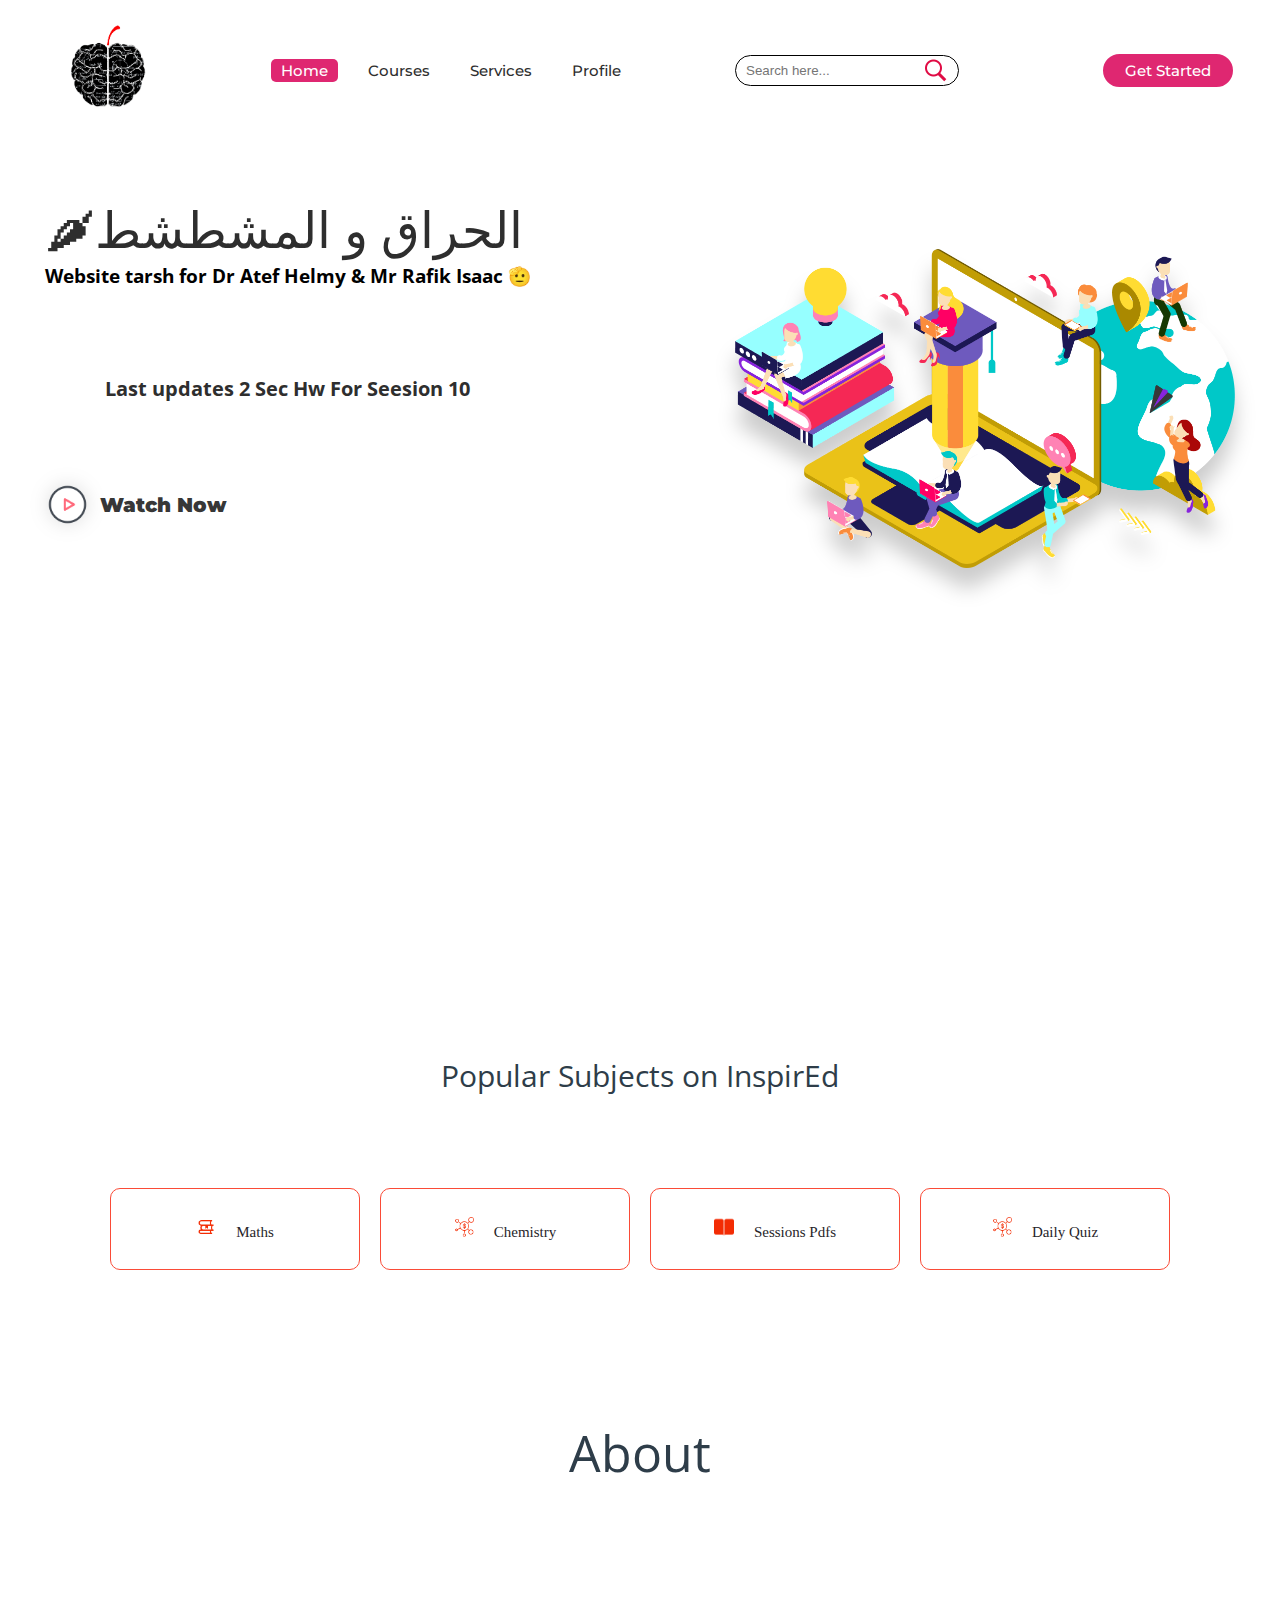
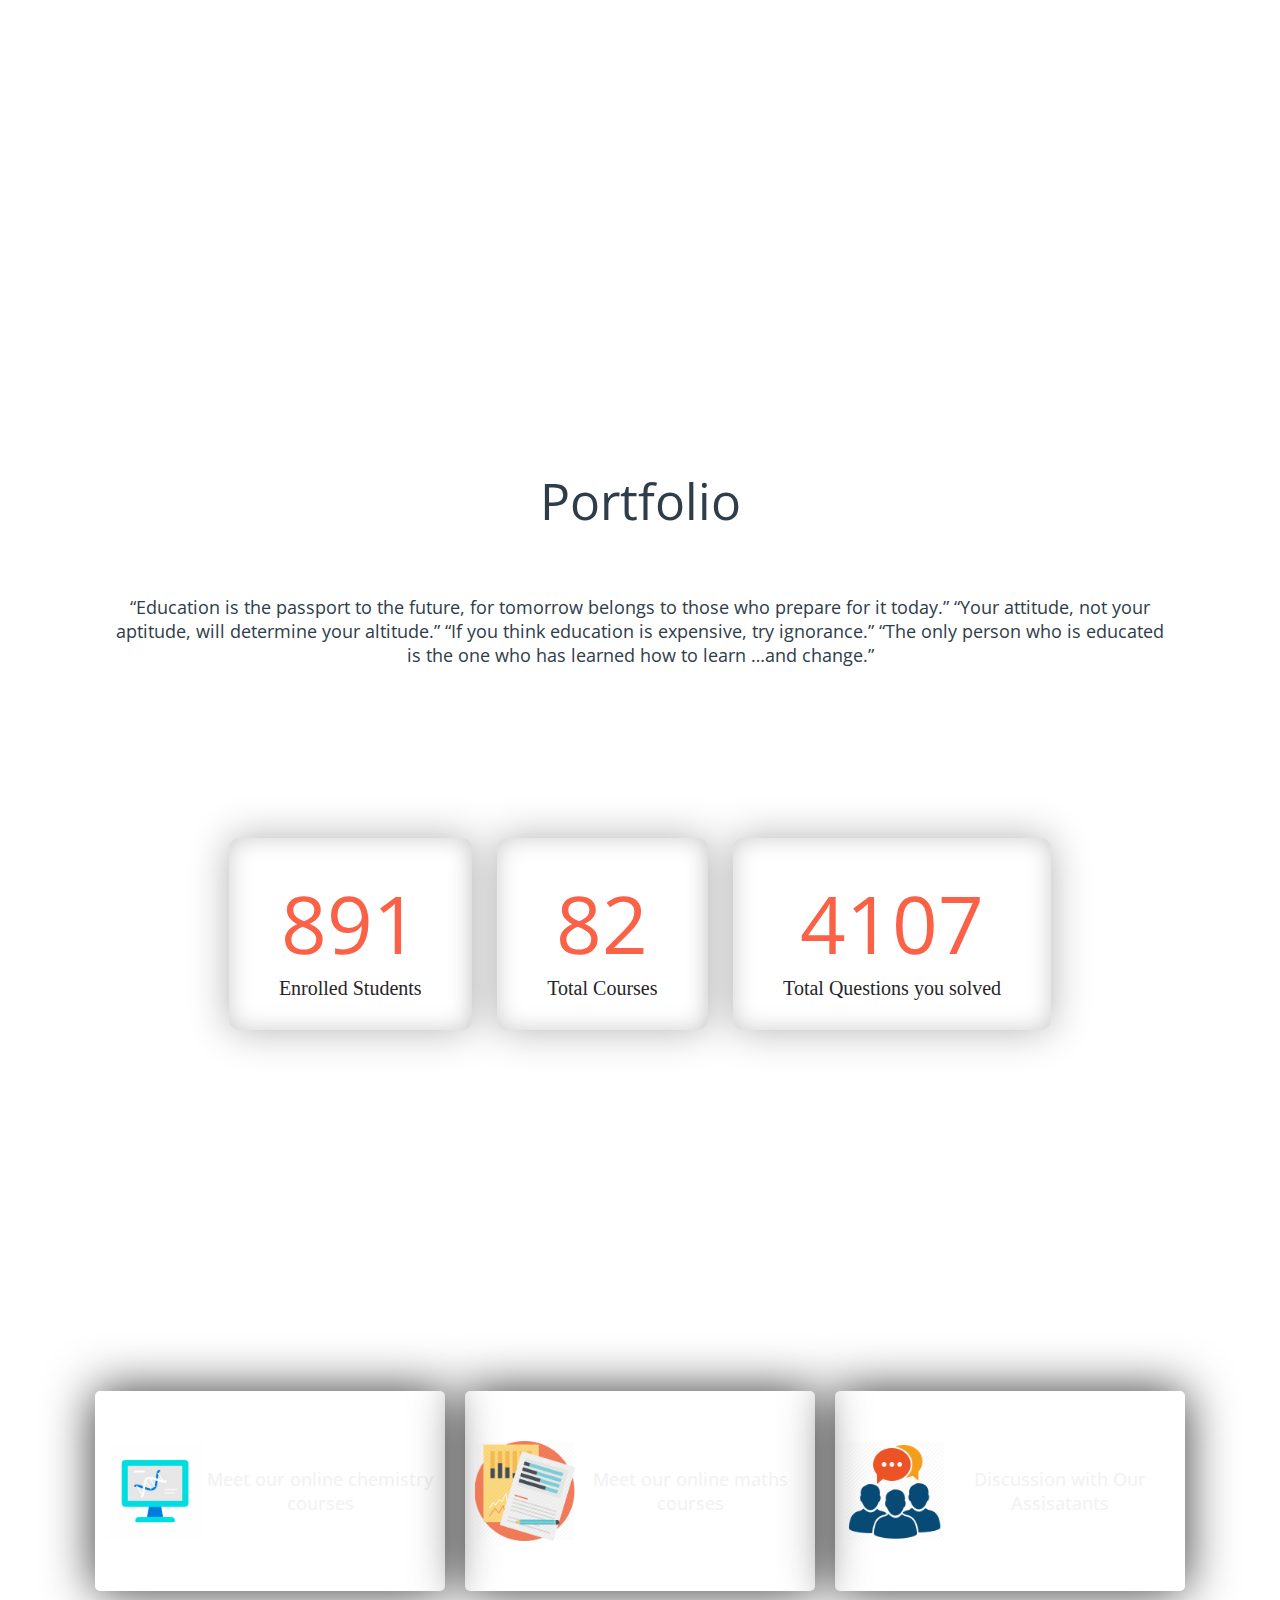
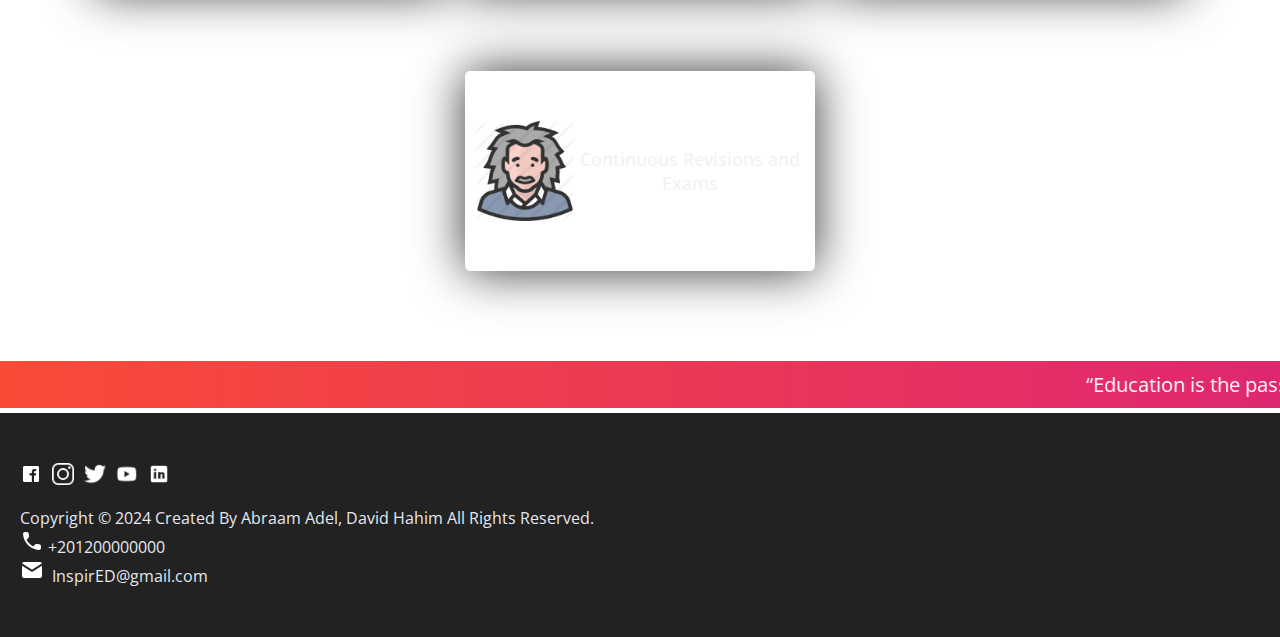
<file: index.html>
<!DOCTYPE html>
<html>
<head>
	<link rel="shortcut icon" type="png" href="images/icon/favicon.png">
	<meta charset="utf-8">
	<meta http-equiv="X-UA-Comaptible" content="IE=edge">
	<title>NewteGen Academy</title>
	<meta name="desciption" content="">
	<meta name="viewport" content="width=device-width, initial-scale=1">
	<link rel="stylesheet" type="text/css" href="style.css">
	<script type="text/javascript" src="script.js"></script>
	<script src="https://code.jquery.com/jquery-3.2.1.js"></script>
	<script>
		$(window).on('scroll', function(){
  			if($(window).scrollTop()){
  			  $('nav').addClass('black');
 			 }else {
 		   $('nav').removeClass('black');
 		 }
		})
	</script>
</head>
<body>
<!-- Navigation Bar -->
	<header id="header">
		<nav>
			<div class="logo"><img src="images/icon/logo.png" alt="logo"></div>
            <ul>
                <li><a class="active" href="">Home</a></li>
                <li><a href="#courses_section">Courses</a></li>
                <li><a href="#services_section">Services</a></li>
                <li><a href="#portfolio_section">Profile</a></li>
            </ul>
			<div class="srch"><input type="text" class="search" placeholder="Search here..."><img src="images/icon/search.png" alt="search" onclick=slide()></div>
			<a class="get-started" href="login.html">Get Started</a>
			<img src="images/icon/menu.png" class="menu" onclick="sideMenu(0)" alt="menu">
		</nav>
		<div class="head-container">
			<div class="quote">
				<p>🌶الحراق و المشطشط</p>
				<h3>Website tarsh for Dr Atef Helmy & Mr Rafik Isaac 🫡 <p style="font-size: 20px; padding: 60px"><br>Last updates 2 Sec Hw For Seesion 10</br></p></h3>
				<div class="play">
					<img src="images/icon/play.png" alt="play"><span><a href="https://youtu.be/qnR-5tHF9VA?si=tA7IqI0reAOyFcH8" target="_blank">Watch Now</a></span>
				</div>
			</div>
			<div class="svg-image">
				<img src="images/extra/svg1.jpg" alt="svg">
			</div>


			<!--

				<div class="extra">
					<p>Meat our Teachers</p>
					<div class="smbox">
						<span><center><div class="svg-image"><img src="images/extra/Rafik.jpg" alt="svg" height="400" width="100"></div></center></span>
						<span><center><div class="svg-image"><img src="images/extra/Atef.jpg" alt="svg" width="100" height="200"></div></center></span>
					</div>
				</div>
-->

			</div>
			<div class="side-menu" id="side-menu">
				<div class="close" onclick="sideMenu(1)"><img src="images/icon/close.png" alt=""></div>
				<div class="user">
					<p>roshank9419</p>
				</div>
				<ul>
					<li><a href="#about_section">About</a></li>
					<li><a href="#portfolio_section">Portfolio</a></li>
					<li><a href="#team_section">Team</a></li>
					<li><a href="#services_section">Services</a></li>
					<li><a href="#contactus_section">Contact</a></li>
					<li><a href="#feedBACK">Feedback</a></li>
				</ul>
			</div>
		</header>





	<!-- Some Popular Subjects -->
	<div class="title" >

		<div class="title" id="courses_section">

			<span>Popular Subjects on InspirEd</span>
		</div>
		<br><br>
		<div class="course">
			<center>
				<div class="cbox">
					<div class="det"><a href="subjects/jee.html"><img src="images/courses/book.png">Maths</a></div>
					<div class="det"><a href="subjects/gate.html"><img src="images/courses/d1.png">Chemistry</a></div>
					<div class="det"><a href="subjects/jee.html#sample_papers"><img src="images/courses/paper.png">Sessions Pdfs</a></div>
					<div class="det"><a href="subjects/quiz.html"><img src="images/courses/d1.png">Daily Quiz</a></div>
				</div>
			</center>
			<div class="cbox">
			</div>
		</div>

	</div>
		<!-- ABOUT -->
		<div class="diffSection" id="about_section">
			<center><p style="font-size: 50px; padding: 100px">About</p></center>
			<div class="about-content">
				<div class="side-image">
					<img class="sideImage" src="images/extra/e3.jpg">
				</div>
				<div class="side-text">
					<h2>What you think about us ?</h2>
					<p>MR rafik el topp</p>
				</div>
			</div>

		</div>


		<!-- PORTFOLIO -->
		<div class="diffSection" id="portfolio_section">
			<center><p style="font-size: 50px; padding: 100px; padding-bottom: 40px;">Portfolio</p></center>
			<div class="content">
				<p>
					“Education is the passport to the future, for tomorrow belongs to those who prepare for it today.” “Your attitude, not your aptitude, will determine your altitude.” “If you think education is expensive, try ignorance.” “The only person who is educated is the one who has learned how to learn …and change.”
				</p>
			</div>
		</div>
		<div class="extra">
			<p>The academy is increasiong day by day</p>
			<div class="smbox">
				<span><center><div class="data">891</div><div class="det">Enrolled Students</div></center></span>
				<span><center><div class="data">82</div><div class="det">Total Courses</div></center></span>
				<span><center><div class="data">4107</div><div class="det">Total Questions you solved</div></center></span>
			</div>
		</div>


		<!-- SERVICES -->
		<div class="service-swipe">
			<div class="diffSection" id="services_section">
				<center><p style="font-size: 50px; padding: 100px; padding-bottom: 40px; color: #fff;">Services</p></center>
			</div>
			<a href="subjects/gate.html"><div class="s-card"><img src="images/icon/computer-courses.png"><p>Meet our online chemistry courses</p></div></a>
			<a href="subjects/jee.html#sample_papers"><div class="s-card"><img src="images/icon/papers.jpg"><p>Meet our online maths courses</p></div></a>
			<a href="#contactus_section"><div class="s-card"><img src="images/icon/discussion.png"><p>Discussion with Our Assisatants</p></div></a>
			<a href="subjects/quiz.html"><div class="s-card"><img src="images/icon/q1.png"><p>Continuous Revisions and Exams</p></div></a>
		</div>



		<!-- Sliding Information -->
		<marquee style="background: linear-gradient(to right, #FA4B37, #DF2771); margin-top: 50px;" direction="left" onmouseover="this.stop()" onmouseout="this.start()" scrollamount="20">
			<div class="marqu">“Education is the passport to the future, for tomorrow belongs to those who prepare for it today.” “Your attitude, not your aptitude, will determine your altitude.” “If you think education is expensive, try ignorance.” “The only person who is educated is the one who has learned how to learn …and change.”</div>
		</marquee>

		<!-- FOOTER -->
		<footer>
			<div class="footer-container">
				<div class="left-col">
					<div class="logo"></div>
					<div class="social-media">
						<a href="#"><img src="images/icon\fb.png"></a>
						<a href="#"><img src="images/icon\insta.png"></a>
						<a href="#"><img src="images/icon\tt.png"></a>
						<a href="#"><img src="images/icon\ytube.png"></a>
						<a href="#"><img src="images/icon\linkedin.png"></a>
					</div><br><br>
					<p class="rights-text">Copyright © 2024 Created By Abraam Adel, David Hahim All Rights Reserved.</p>
					<p><img src="images/icon/phone.png"> +201200000000<br><img src="images/icon/mail.png">&nbsp; InspirED@gmail.com</p>
				</div>

			</div>
		</footer>

</body>
</html>
</file>
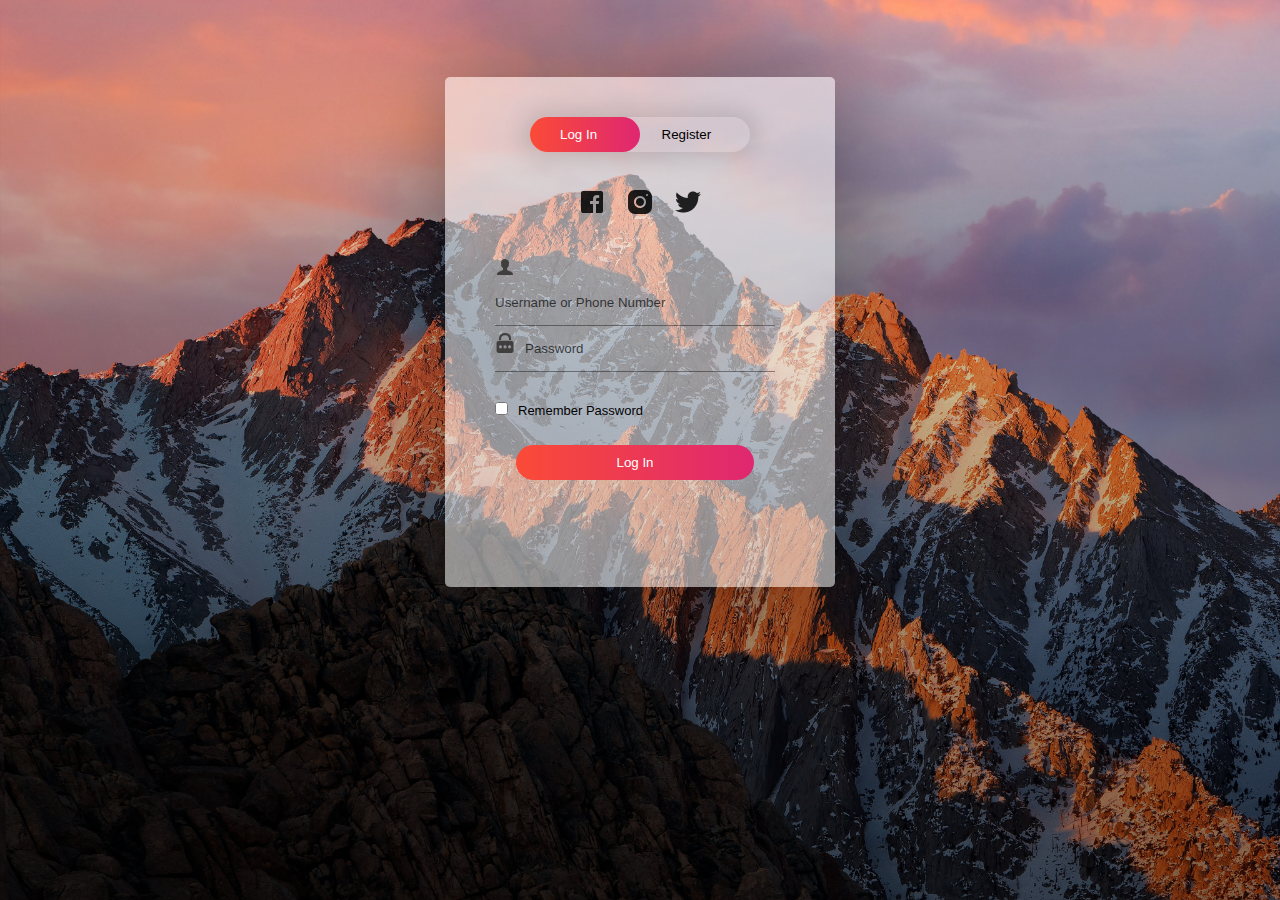
<file: login.html>
<!DOCTYPE html>
<html>
<head>
	<link rel="shortcut icon" type="png" href="images/icon/favicon.png">
	<title>Login SignUp</title>
	<link rel="stylesheet" type="text/css" href="loginStyle.css">
	<script src="https://ajax.googleapis.com/ajax/libs/jquery/3.4.1/jquery.min.js"></script>

  <!-- It will redirect to the Home Page after submitting the form -->
  <script>
  $(document).ready(function(){
    $("form").submit(function(){
      alert("Great Job !");
    });
  });
  </script>
</head>
<body>
		<div class="form-box">
			<div class="button-box">
				<div id="btn"></div>
				<button type="button" class="toggle-btn" id="log" onclick="login()" style="color: #fff;">Log In</button>
				<button type="button" class="toggle-btn" id="reg" onclick="register()">Register</button>
			</div>
			<div class="social-icons">
				<img src="images/icon/fb2.png">
				<img src="images/icon/insta2.png">
				<img src="images/icon/tt2.png">
			</div>
			
			<!-- Login Form -->
			<form id="login" class="input-group" action="index.html">
				<div class="inp">
					<img src="images/icon/user.png"><input type="text" id="email" class="input-field" placeholder="Username or Phone Number" style="width: 95%; border:none;" required="required">
				</div>
				<div class="inp">
					<img src="images/icon/password.png"><input type="password" id="password" class="input-field" placeholder="Password" style="width: 88%; border: none;" required="required">
				</div>
				<input type="checkbox" class="check-box">Remember Password
				<button type="submit" class="submit-btn">Log In</button>
			</form>


			<!-- Registration Form -->
			<form id="register" class="input-group">
				<input type="text" class="input-field" placeholder="Full Name" required="required">
				<input type="email" class="input-field" placeholder="Email Address" required="required">
				<input type="password" class="input-field" placeholder="Create Password" name="psame" required="required">
				<input type="password" class="input-field" placeholder="Confirm Password" name="psame" required="required">
				<input type="checkbox" class="check-box" id="chkAgree" onclick="goFurther()">I agree to the Terms & Conditions
				<button type="submit" id="btnSubmit" class="submit-btn reg-btn">Register</button>
			</form>
		</div>
		<script type="text/javascript" src="script.js"></script>
</body>
</html>
</file>
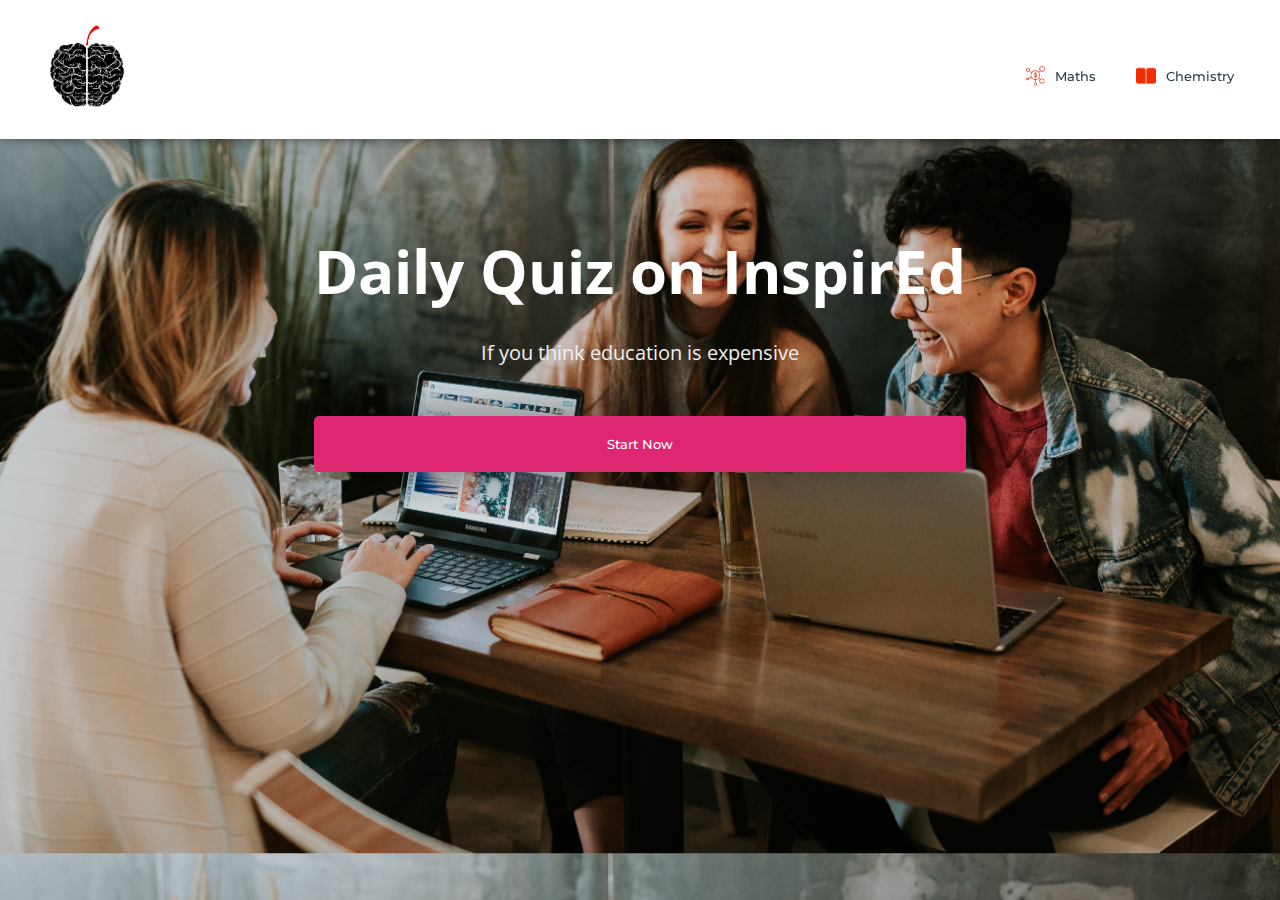
<file: subjects/quiz.html>
<!DOCTYPE html>
<html>
<head>
	<link rel="shortcut icon" type="png" href="../images/icon/favicon.png">
	<title>Quiz on InspirEd</title>
	<link rel="stylesheet" type="text/css" href="quizStyle.css">
	<script type="text/javascript" src="../script.js"></script>
</head>
<body>

	<!-- NAVIGATION -->
	<header>
		<div class="nav" id="nav">
			<div id="learned-logo">
				<a href="../index.html"><img src="../images/icon/logo.png" style="width: 120px;"></a>
			</div>
			<div class="switch-tab" id="switch-tab" onclick="switchTAB()"><img src="../images/icon/menu.png"></div>
			<ul id="list-switch">
				<li><a href="jee.html"><img src="../images/courses/d1.png" class="icon">Maths</a></li>
				<li><a href="gate.html"><img src="../images/courses/paper.png" class="icon">Chemistry</a></li>
			</ul>
			<div class="search" id="search-switch">
				<input type="text" placeholder="Search" class="srch"><button id="srchbtn"><img src="../images/icon/search.png"></button>
			</div>
		</div>
	</header>


	<!-- MAIN Heading of Page -->
	<div class="title" id="title">
		<span>Daily Quiz on InspirEd</span>
		<div class="shortdesc">
			<br>
			<p>If you think education is expensive</p>
		</div>
		<button onclick="startquiz()">Start Now</button>
	</div>


	<div class="panel" id="panel">

		<div class="left-side" id="left">
			<ul>
				<li onclick="quizt(1)">Home</li>

				<li onclick="quizt(3)">Week 14</li>

			</ul>
		</div>

		<div class="right-side" id="right">
			<div id="quiz-container">

				<div id="f1"><div class="quiz-frame main-frame"></div></div>


				<div id="f4"><iframe src="https://docs.google.com/forms/d/e/1FAIpQLSeWLrvxFpK_n53uQUXdbuiNRGbnAWs5Iu5-nHi2H9fDPAXcvw/viewform?embedded=true" width="700" height="520" frameborder="0" marginheight="0" marginwidth="0">Loading…</iframe></div>


			</div>
		</div>

	</div>

	<script type="text/javascript" src="../script.js"></script>
</body>
</html>
</file>
<file: style.css>
@import url('https://fonts.googleapis.com/css?family=Montserrat:500&display=swap');
@import url('https://fonts.googleapis.com/css?family=Dancing+Script&display=swap');
@import url('https://fonts.googleapis.com/css?family=Open+Sans&display=swap');

* {
	box-sizing: border-box;
	margin: 0;
	padding: 0;
}

html {
	scroll-behavior: smooth;
}
body {
	background: #FFF;
	font-family: 'Open Sans', sans-serif;
}

header {
	height: 90vh;
	/* background: #000; */
}
.black {
	box-shadow: 0 2px 10px rgba(0, 0, 0, 0.5);
}
nav {
	padding-top: 20px;
	padding-bottom: 20px;
	top: 0;
	position: fixed;
	display: flex;
	width: 100%;
	z-index: 1000;
	background: #fff;
	justify-content: space-around;
	transition: 1.5s;
	align-items: center;
}
nav ul {
	display: flex;
	align-items: center;
}
nav ul li {
	list-style: none;
	margin: 5px 10px;
}
nav ul li a {
	padding: 2px 10px;
	color: #2e2e2e;
	cursor: pointer;
	transition: .5s;
	text-decoration: none;
}
nav ul li a:hover {
	color: #fff;
	border-radius: 5px;
	background: #DF2771;
}
.active {
	color: #fff;
	border-radius: 5px;
	background: #DF2771;
}
.srch {
	padding: 2px 10px;
	display: flex;
	/* align-items: center; */
	justify-content: center;
	/* background: #0066ff; */
	border: 1px solid;
	border-radius: 20px;
}
.srch img {
	width: 25px;
	cursor: pointer;
}
.srch .search {
	/* padding: 2px 10px; */
	outline: none;
	border: none;
	background: transparent;
}

.get-started {
	margin-left: 50px;
	padding: 5px 20px;
	border: 2px solid #DF2771;
	border-radius: 20px;
	text-decoration: none;
	
	transition: .5s;
	background-color: #DF2771;
	color: #fff;
}
.get-started:hover {
	color: #2e2e2e;
	background: #fff;
}
.logo img{
	width: 120px;
	cursor: pointer;
	transition: all 1s;
}
.Rafik img {
	width: 50px;
	cursor: pointer;
	transition: all 1s;
}

a, button {
	float: left;
	font-family: "Montserrat", sans-serif;
	font-weight: 500;
	font-size: 15px;
	color: #2E3D49;
	display: block;
	text-decoration: none;
	text-align: center;
}
.head-container {
	margin-top: 245px;
	display: flex;
	flex-wrap: wrap;
	align-items: center;
	justify-content: space-around;
}
.quote {
	width: 600px;
	transform: translateY(-50px);
}
.quote h5 {
	margin-top: 20px;
	color: #0009;
	line-height: 20px;
}
.quote p {
	font-size: 50px;
	color: #2e2e2e;
}
.quote .play {
	margin-top: 20px;
	display: flex;
	/* justify-content: center; */
	align-items: center;
}
.quote .play img {
	width: 45px;
	cursor: pointer;
	filter: drop-shadow(0 0 10px #0002);
}
.quote .play span a{
	margin-left: 10px;
	font-size: 20px;
	font-weight: 900;
	color: rgba(0, 0, 0, 0.8);
	cursor: pointer;
}
.svg-image img{
	width: 500px;
	filter: drop-shadow(0 20px 10px rgba(0,0,0,0.2));
}

/* SIDE MENU */
.menu {
	cursor: pointer;
	width: 25px;
	display: none;
}
.side-menu {
	width: 100%;
	height: 100%;
	background: rgba(182, 33, 90, 0.993);
	position: absolute;
	top: 0;
	transition: .8s;
	z-index: 2000;
	transform: translateX(-100%);
}
.side-menu ul {
	margin-top: 35%;
	display: flex;
	flex-direction: column;
	justify-content: center;
	/* background: #FA4B37; */
}
.side-menu ul li {
	list-style: none;
	/* background: #009900; */
	display: flex;
	justify-content: center;
	align-items: center;
	/* border-bottom: 1px solid #fff; */
	/* padding: 10px 0px; */
}
.side-menu ul li:hover a{
	background: #fff;
	color: #DF2771;
}
.side-menu ul li a{
	color: #FFF;
	width: 100%;
	font-size: 1em;
	/* background: #2E3D49; */
	text-decoration: none;
	padding: 15px 0px;
}
.close img{
	float: right;
	width: 35px;
	cursor: pointer;
	margin: 10px;
}
.user {
	display: flex;
	justify-content: center;
	align-items: center;
	margin-top: 10%;
}
.user img {
	width: 60px;
	border-radius: 50%;
	border: 2px solid #fff;
	filter: drop-shadow(0 10px 20px #0004);
	margin-right: 30px;
	cursor: pointer;
}
.user p {
	color: #fff;
	cursor: pointer;
}
.user img, .user p {
	opacity: 1;
}
/*Common things in all sections*/
#about_section, #portfolio_section, #team_section, #services_section, #contactus_section {
	font-family: 'Open Sans', sans-serif;
	color: #2E3D49;
	position: relative;
}
.diffSection {
	width: 100%;
	/*position: relative;*/
	justify-content: center;
	align-items: center;
}
.diffSection .content {
	margin: 10px;
	text-align: center;
	padding: 10px 100px;
	font-size: 1.1em;
}

/*PORTFOLIO*/
.extra {
	width: 100%;
}
.extra p {
	padding: 30px;
	padding-bottom: 150px;
	font-size: 50px;
	text-align: center;
	color: #fff;
	background-image: linear-gradient(rgba(0,0,0,0),rgba(0,0,0,0.7)),url("images/extra/b1.jpg");
	background-size: cover;
	background-attachment: fixed;
	font-family: cursive;
	z-index: -9;
}
.smbox {
	display: flex;
	flex-wrap: wrap;
	transform: translateY(-100px);
	justify-content: center;
}
.smbox span {
	margin: 1%;
	background: #fff;
	box-shadow: inset 0px 0px 25px rgba(0,0,0,0.2),
						0 0 40px rgba(0,0,0,0.3);
	border-radius: 10px;
	padding: 30px 50px;
	cursor: pointer;
}
.smbox span:hover {
	transform: scale(1.3);
	transition: .5s ease;
}
.smbox .data {
	font-size: 80px;
	color: #FA6146;	
}
.smbox .det {
	font-size: 20px;
	color: #272529;
	font-family: cursive;
}

/*Title*/
.title {
	 margin-top: 0px; 
	font-family: 'Open Sans', sans-serif;
	font-size: 30px;
	text-align: center;
	color: #2E3D49;
}

/*ABOUT*/
.about-content {
	width: 100%;
	position: relative;
	justify-content: center;
	flex-wrap: wrap;
	display: flex;
	align-items: center;
}
.about-content .side-text {
	width: 550px;
	padding: 50px 40px;
	background: #fff;
	box-shadow: 2px 0 100px rgba(0,0,0,0.3);
	border-radius: 5px;
	text-align: justify;
	line-height: 22px;
	opacity: 0;
	transform: translateX(-100px);
	transition: 1s ease-in-out;
}
.about-content .side-text-appear {
	opacity: 1;
	transform: translateX(0px);
}
.about-content .side-text h2 {
	padding: 10px;
}
.about-content .side-text p {
	padding: 10px;
}
.about-content .side-image img {
	width: 90%;
	border-radius: 5px;
}
.sideImage {
	transform: translateX(100px);
	opacity: 0;
	transition: .8s ease-in-out;
}
.sideImage-appear {
	opacity: 1;
	transform: translateX(0px);
}

/*POPULAR SUBJECTS*/
.cbox {
	position: relative;
	width: 100%;
	display: inline-flex;
	flex-wrap: wrap;
	justify-content: center;
}
.cbox .det {
	width: 250px;
	height: 80px;
	margin: 10px;
	background: #fff;
	cursor: pointer;
}
.cbox .det a{
	justify-content: space-around;
	width: 250px;
	padding: 28px;
	border-radius: 10px;
	border: 1px solid #FA4B37;
	font-size: 15px;
	color: #272529;
	font-family: cursive;
	text-decoration: none;
}
.cbox .det a:hover {
	background: linear-gradient(to right, #FA4B37, #DF2771);
	color: white;
}
.cbox .det a:hover img{
	filter: brightness(100);
}
.cbox img {
	width: 20px;
	margin-right: 20px;
}

/*TEAM SECTION*/
.totalcard {
	width: 100%;
	display: flex;
	flex-wrap: wrap;
	align-items: center;
	justify-content: center;
	margin-bottom: 50px;
}
.totalcard .card {
	margin: 50px;
	width: 300px;
	border-radius: 10px;
	background: #fff;
}
.totalcard .card{
	box-shadow: inset 0 0 10px rgba(0,0,0,0.4),
					0 0 10px rgba(0,0,0,0.3);
}
.card:nth-child(1){
	border-top: 5px solid green;
}
.card:nth-child(2){
	border-top: 5px solid blue;
}
.card:nth-child(1):hover {
	box-shadow: inset 0px 0px 10px rgba(0,255,0,0.5),
				1px 1px 30px rgba(0,255,0,0.5);
}
.card:nth-child(2):hover {
	box-shadow: inset 0px 0px 10px rgba(0,0,255,0.5),
				1px 1px 30px rgba(0,0,255,0.5);
}
.totalcard .card img {
	width: 100px;
	height: 100px;
	margin-top: 5px;
	cursor: pointer;
	border-radius: 50px;
	transition-duration: .8s;
}
.totalcard .card img:hover {
	transform: scale(3.5);
	border-radius: 0;
	box-shadow: 0 0 20px rgba(0,0,0,0.5);
}
#detail p{
	font-size: 15px;
	line-height: 25px;
	font-variant: small-caps;
	text-align: center;
	margin: 25px;
	margin-bottom: 0px;
	margin-top: 0px;
}
#detail button {
	outline: none;
	border-radius: 10px;
	border-style: none;
	border: 1px solid black;
	padding: 9px 25px;
	cursor: pointer;
	transition-duration: .4s;
}
#detail a {
	bottom: 80px;
	text-decoration: none;
	margin-bottom: 30px;
	margin-top: 20px;
	margin-left: 90px;
	align-self: center;
}
.btn-roshan:hover {
	background: rgba(0,255,0,0.7);
	color: #fff;
}
.btn-roshan2:hover {
	background: rgba(0,0,255,0.5);
	color: #fff;
}
.card-title {
	font-size: 17px;
	color: #343A40;
	padding: 20px;
	font-weight: 700;
}

/*Service Section*/
/*Service Section*/
.service-swipe {
	display: flex;
	flex-wrap: wrap;
	justify-content: center;
	align-items: center;
	background-image: linear-gradient(rgba(0,0,0,0),rgba(0,0,0,0.7)),url("images/extra/b3.jpg");
	background-size: cover;
	background-attachment: fixed;
}
.service-swipe .s-card img {
	width: 100px;
}
.service-swipe a {
	padding: 0;
	margin: 40px 10px;
}
.service-swipe .s-card {
	display: flex;
	justify-content: space-around;
	padding: 10px;
	align-items: center;
	text-align: center;
	width: 350px;
	height: 200px;
	box-shadow: inset 0 0 20px rgba(255,255,255,0.05),
					0 0 50px rgba(0,0,0,0.8);
	border-radius: 5px;
	cursor: pointer;
	transition-duration: .5s;
}
.service-swipe .s-card p {
	color: #f2f2f2;
	font-size: 1.2em;
	font-family: 'Open Sans',sans-serif;
}
.service-swipe .s-card:hover {
	box-shadow: 0 0 50px rgba(255,255,255,0.8);
	transform: translateY(-10px);
}

/*Contact Us Section*/
.csec {
	background: linear-gradient(to right, #FA4B37, #DF2771);
	background-attachment: fixed; 
	position: absolute;
	width: 100%;
	height: 250px;
	top: 200px;
	content: '';
	transform-origin: top right;
	transform: skewY(-10deg);
	z-index: -1;
}
.back-contact {
	margin-top: 0px;
	transform: translateY(-50px);
	display: flex;
	align-items: center;
	justify-content: space-around;
}
.cc {
	height: 400px;
	width: 400px;
	height: 500px;
	border-radius: 10px;
	justify-content: center;
	box-shadow: 1px 1px 20px rgba(0,0,0,0.4);
	background: #fff;
}
.cc form {
	margin: 5%;
	margin-top: 40px;
	width: 90%;
	height: 90%;
}
.cc form label {
	position: absolute;
	color: #2E3D49;
	font-size: 10px;
	font-weight: 800;
}
.cc form input {
	padding: 15px;
	margin-bottom: 10px;
	border-radius: 5px;
	box-shadow: inset 0 0 5px lightgray;
	border: 1px solid rgba(0,0,0,0.2);
	outline: none;
	color: #2E3D49;
	font-weight: 600;
}
.imp {
	color: red;
}
form textarea {
	width: 100%;
	height: 100px;
	box-shadow: inset 0 0 5px lightgray;
	border: 1px solid rgba(0,0,0,0.2);
	border-radius: 5px;
	outline: none;
	color: #2E3D49;
	font-weight: 600;
	padding: 15px;
}
#csubmit {
	margin-top: 20px; 
	background: linear-gradient(to right, #FA4B37, #DF2771);
	border-radius: 5px;
	border-style: none;
	outline: none;
	width: 100%;
	padding: 15px 25px;
	color: #fff;
	font-size: 12px;
	cursor: pointer;
}

/*REVIEW SECTION*/
#makeitfull {
	display: flex;
	justify-content: center;
	transform: translateY(35px);
}
#makeitfull img {
	width: 50px;
}
.review {
	background: #F8F8F8;
	width: 100%;
}
.rev-container {
	padding: 10px 10%;
	display: flex;
	flex-wrap: wrap;
	justify-content: space-around;
}
.rev-container .rev-card {
	/*overflow: hidden;*/
	width: 550px;
	height: 240px;
	margin-bottom: 40px;
	background: #fff;
	display: flex;
	padding: 10px;
	box-shadow: 2px 2px 20px rgba(0,0,0,0.2);
}
.rev-card:hover {
	box-shadow: 1px 1px 5px rgba(0,0,0,0.2);
}
.identity {
	display: flex;
	flex-wrap: wrap;
	justify-content: center;
	padding: 10px;
}
.identity img {
	width: 120px;
	height: 120px;
	transition-duration: .8s;
	border-radius: 50%;
}
.identity img:hover {
	transform: scale(2.2);
	border-radius: 0px;
	box-shadow: 0 0 20px rgba(0,0,0,0.3);
}
.identity p {
	width: 150px;
	font-weight: bold;
	color: #2E3D49;
	text-align: center;
}
.identity h6 {
	width: 150px;
	text-align: center;
}
.identity .rating img {
	width: 12px;
	height: 12px;
	margin-right: 5px;
}
.rev-cont {
	overflow: hidden;
}
.rev-cont #title {
	padding: 10px;
	color: #2E3D49;
	font-weight: bold;
}
.rev-cont #content {
	padding: 10px;
	font-size: .9em;
	color: #2E3D49;
	line-height: 22px;
	text-align: justify;
}


/*FEEDBACK*/
.title2 {
	position: relative;
	margin-top: 150px;
	margin-left: 100px;
}
.title2 span{
	font-weight: 700;
	font-family: 'Open Sans', sans-serif;
	font-size: 30px;
	color: #2E3D49;
}
.title2 .shortdesc2 {
	padding: 10px;
	font-family: 'Open Sans', sans-serif;
	font-size: 15px;
	color: #2E3D49;
	margin-bottom: 10px;
}
.feedbox {
	margin-top: 50px;
	width: 100%;
	display: flex;
	background-image: linear-gradient(rgba(0,0,0,0),rgba(0,0,0,0.7)),url("images/extra/b4.jpg");
	background-size: cover;
	padding: 50px 80px;
	background-attachment: fixed;
}
.feed {
	width: 800px;
	height: 400px;
	position: relative;
	border-radius: 10px;
	justify-content: center;
	box-shadow: inset 0 0 90px rgba(0,0,0,0.6),
					0 0 80px rgba(0,0,0,0.2);
	background: rgba(0,0,0,0.4);
}
.feed form {
	width: 100%;
	height: 100%;
	padding: 20px;
}

.feed form label {
	position: absolute;
	color: #f2f2f2;
	font-size: 10px;
	font-weight: 800;
}
.feed form input, .feed textarea {
	padding: 15px;
	border-radius: 5px;
	box-shadow: inset 0 0 5px lightgray;
	border: 1px solid rgba(0,0,0,0.2);
	outline: none;
	color: #2E3D49;
	background: #fff9;
	font-weight: 600;
}
.feed form input {
	margin-bottom: 15px;
	width: 50%;
}
.feed form .fname {
	width: 25%;
}
.feed form textarea {
	width: 100%;
	height: 100px;
}
.feed #csubmit {
	margin-top: 25px; 
	background: linear-gradient(to right, #FA4B37, #DF2771);
	border-radius: 5px;
	border-style: none;
	outline: none;
	width: 100%;
	padding: 15px 25px;
	color: #fff;
	font-size: 12px;
	cursor: pointer;
}

/*SCROLLING TEXT*/
.marqu {
	text-align: center;
	justify-content: center;
	color: #fff;
	font-size: 20px;
	padding: 10px;
}

/*FOOTER*/
footer {
	color: #E5E8EF;
	background: #000D;
	padding: 50px 0; 
}
footer .footer-container {
	max-width: 1300px;
	margin: auto;
	padding: 0 20px;
	display: flex;
	justify-content: space-between;
	align-items: center;
	flex-wrap: wrap-reverse;
}
footer .social-media img{
	width: 22px;
}
footer .logo {
	width: 180px;
	color: #fff;
}
footer .social-media a{
	margin-right: 10px;
	font-size: 22px;
	text-decoration: none;
}
footer .right-col h1{
	font-size: 26px;
}
footer .border{
	width: 100px;
	height: 4px;
	background: linear-gradient(to right, #FA4B37, #DF2771);
	margin: 2px;
}
footer .newsletter-form {
	display: flex;
	justify-content: center;
	align-items: center;
	flex-wrap: wrap;
}
footer input::placeholder {
  color: white !important;
}
footer .txtb {
	flex: 1;
	padding: 18px 40px;
	font-size: 16px;
	background: #343A40;
	border: none;
	font-weight: 700;
	outline: none;
	border-radius: 5px;
	min-width: 260px;
	margin-top: 20px;
	color: white;
}
footer .btn {
	margin-top: 20px;
	padding: 18px 40px;
	font-size: 16px;
	color: #f1f1f1;
	background: linear-gradient(to right, #FA4B37, #DF2771);
	border: none;
	font-weight: 700;
	outline: none;
	border-radius: 5px;
	margin-left: 20px;
	cursor: pointer;
	transition: opacity .3s linear;	
}
footer .btn:hover {
	opacity: .7;
}

/*PROPERTIES FOR MAKING WEBSITE RESPONSIVE*/
@media screen and (max-width: 960px) {
	.footer-container {
		max-width: 600px;
	}
	.right-col {
		width: 100%;
		margin-bottom: 60px;
	}
	.left-col {
		width: 100%;
		text-align: center;
	}
	.social-media {
		display: flex;
		justify-content: center;
	}
	.logo {
		transition: 1s;
		margin-left: 30%;
	}
	nav ul, .srch, .get-started{
		display: none;
	}
	.menu {
		display: block;
	}
	nav {
		padding-bottom: 20px;
		border-bottom: 1px solid #0005;
		/* position: fixed; */
		/* top: 0; */
	}
	.quote p, .quote h5, .play {
		justify-content: center;
		text-align: center;
	}
	.quote p {
		font-size: 30px;
	}
	.service-container .right-side img {
		width: 90%;
	}
	.title {
		margin-top: 0px;
	}
	
}
@media screen and (max-width: 700px) {
	footer .btn{
		margin: 0;
		width: 100%;
		margin-top: 20px;
	}
	.svg-image img {
		width: 90%;
		margin: 20px;
		/* align-self: center; */
	}
}

@media screen and (max-width: 1000px) {	
	.feedbox form input, .feedbox form .fname{
		width: 100%;
	}
}
</file>
<file: loginStyle.css>
* {
	margin: 0;
	padding: 0;
	font-family: sans-serif;
}

body {
	background-image: linear-gradient(rgba(0,0,0,0),rgba(0,0,0,0.5)),url("images/extra/backwallpaper.jpg");
	background-size: cover;
	background-attachment: fixed;
	display: flex;
	justify-content: center;
}
.logo {
	display: flex;
	justify-content: center;
}
.logo img {
	width: 100px;
}
.form-box
{
	width: 380px;
	height: 500px;
	position: relative;
	margin: 6% auto;
	background: #fff8;
	padding: 5px;
	border-radius: 5px;
	overflow: hidden;
	box-shadow: 0px 0px 100px rgba(0,0,0,0.4);
}

.button-box
{
	width: 220px;
	margin: 35px auto;
	position: relative;
	box-shadow: 0 0 20px 9px rgba(0,0,0,.1);
	border-radius: 30px;
}

.toggle-btn
{
	padding: 10px 30px;
	cursor: pointer;
	background: transparent;
	position: relative;
	border: 0;
	outline: none;
}

#btn
{
	top: 0;
	left: 0;
	position: absolute;
	width: 110px;
	height: 100%;
	background: linear-gradient(to right, #FA4B37, #DF2771);
	border-radius: 30px;
	transition: 0.5s;
}
.social-icons
{
	margin: 30px auto;
	text-align: center;
}
.social-icons img
{
	width: 30px;
	margin: 0 7px;
	cursor: pointer;
	opacity: 0.85;
}

.input-group
{
	top: 180px;
	position: absolute;
	width: 280px;
	transition: .5s;
	font-size: 13px;
	color: #010101;
}
.inp {
	border-bottom: 1px solid rgba(0,0,0,0.4);
	justify-content: center;
}
.inp img{
	width: 20px;
	padding-right: 10px;
}
.input-field
{
	width: 100%;
	padding: 10px 0;
	margin: 5px 0;
	border-left: 0;
	border-right: 0;
	border-top: 0;
	border-bottom: 1px solid rgba(0,0,0,0.4);
	outline: none;
	background: transparent;
	color: rgba(0,0,0);
}
::placeholder { /* Chrome, Firefox, Opera, Safari 10.1+ */
	color: rgba(0,0,0,0.7);
	/*opacity: 1;  Firefox */
}
#register .input-field {
	color: rgba(0,0,0,0.8);
}
.submit-btn
{
	width: 85%;
	padding: 10px 30px;
	cursor: pointer;
	display: block;
	margin: auto;
	background: linear-gradient(to right, #FA4B37, #DF2771);
	color: #fff;
	border: 0;
	outline: none;
	border-radius: 30px;
}

.reg-btn {
	background: lightgray;
}
.check-box
{
	cursor: pointer;
	margin: 30px 10px 30px 0;
}

.instead {
	margin-top: 10px;
}
.instead h3 {
    overflow: hidden;
    text-align: center;
    color: rgba(0,0,0,0.6);
}
.instead h3:before,
.instead h3:after {
    background-color: rgba(0,0,0,0.5);
    content: "";
    display: inline-block;
    height: 1px;
    position: relative;
    vertical-align: middle;
    width: 50%;
}
.instead h3:before {
    right: 0.5em;
    margin-left: -50%;
}
.instead h3:after {
    left: 0.5em;
    margin-right: -50%;
}
span
{
	color: rgba(0,0,0,0.8);
	font-size: 12px;
}

#login
{
	left: 50px;
}
#register
{
	left: 450px;
}

.other {
	display: grid;
	justify-content: center;
	margin-top: 250px;
}

.connect {
	display: flex;
	margin: 10px;
	padding: 0px 30px;
	align-items: center;
	text-align: center;
	justify-content: center;
	border: 1px solid lightgray;
	cursor: pointer;
	outline: none;
	/*border-radius: 10px;*/
	background: #fff3;
}
.connect:hover {
	background: #fff8;
}
.connect img {
	padding: 5px;
	width: 25px;
}
.connect span {
	padding: 10px;
	font-size: 15px;
}
</file>
<file: subjects/quizStyle.css>
@import url('https://fonts.googleapis.com/css?family=Montserrat:500&display=swap');
@import url('https://fonts.googleapis.com/css?family=Dancing+Script&display=swap');
@import url('https://fonts.googleapis.com/css?family=Open+Sans&display=swap');

* {
	box-sizing: border-box;
	margin: 0;
	padding: 0;
}
html {
	scroll-behavior: smooth;
}
body {
	background: url(../images/extra/b1.jpg);
	background-size: cover;
	font-family: 'Open Sans', sans-serif;
}

/*Styling SCROLLBAR*/
::-webkit-scrollbar {
  width: 5px;
}
::-webkit-scrollbar-thumb {
  background: #FA4B37;
  border-radius: 5px;
}
::-webkit-scrollbar-thumb:hover {
  background: #DF2771; 
}

/*NAVIGATION BAR*/
.nav
{
	width: 100%;
	background-color: #fff;
	display: flex;
	flex-wrap: wrap;
	justify-content: space-between;
	align-items: center;
	padding: 20px 2%;
	position: fixed;
	top: 0px;
	z-index: 10;
	box-shadow: 1px 1px 10px rgba(0,0,0,0.5);
}

.nav li, a, button
{
	float: left;
	font-family: "Montserrat", sans-serif;
	font-weight: 500;
	font-size: 13px;
	color: #2E3D49;
	display: block;
	text-decoration: none;
	text-align: center;
}

.nav ul li img {
	width: 20px;
	margin-right: 10px;
	transform: translateY(5px);
	padding-top: 5px;
}

.nav ul li 
{
	list-style: none;
	display: inline-block;
	padding: 0px 20px;
}

.nav ul li a
{
	transition: all 0.3s ease 0s;
}

.nav ul li a:hover
{
	color: #FA4B37;
}

.nav button
{
	padding: 9px 25px;
	background: linear-gradient(to right, #FA4B37, #DF2771);
	color: #fff;
	border: none;
	border-radius: 5px;
	cursor: pointer;
	outline: none;
	transition: all 0.3s ease 0s;
}
#srchbtn {
	padding: 9px 20px;
}
#srchbtn img {
	width: 15px;
	filter: brightness(100);
}

.nav button:hover
{
	opacity: .9;
}
.nav .search
{
	float: right;
}
.nav .search .srch
{
	font-size: 13px;
	width: 300px;
	border: none;
	outline: none;
	border-bottom: 2px solid #FA4B37;
	padding: 9px;
}

.nav .search button
{
	margin-right: 5px;
	float: right;
	margin-left: 10px;
}
.nav .switch-tab {
	cursor: pointer;
	visibility: hidden;
}
.nav .switch-tab img {
	width: 20px;
}
.nav .check-box {
	cursor: pointer;
	visibility: hidden;
}

/*TITLE*/
.title {
	margin-top: 18%;
	display: grid;
	justify-content: center;
	align-items: center;
}
.title span{
	font-weight: 700;
	font-family: 'Open Sans', sans-serif;
	font-size: 60px;
	/*color: #2E3D49;*/
	color: #fff;
}
.title .shortdesc {
	font-family: 'Open Sans', sans-serif;
	font-size: 20px;
	color: #efefef;
	margin-bottom: 50px;
	text-align: center;
	/*display: none;*/
}

.title button {
	padding: 20px 2%;
	border: none;
	border-radius: 5px;
	color: #fff;
	background: #DF2771;
	outline: none;
	cursor: pointer;
	box-shadow: 0 0 50px rgba(0,0,0,0.5);
}
.title button:hover {
	box-shadow: 0 0 10px rgba(0,0,0,0.3);
}

/*PANEL*/
.panel {
	display: none;
	width: 100%;
	height: 100vh;
	position: fixed;
}
/*Different Topics Container*/
.left-side {
	background: #FFF;
	height: 100%;
	width: 25%;
	display: flex;
	justify-content: center;
	box-shadow: inset 0 0 20px rgba(0,0,0,0.7),
					0 0 30px rgba(0,0,0,0.5);
}

/*Google Form Container*/
.right-side {
	background: #fff;
	height: 100%;
	width: 75%;
}
.left-side ul {
	margin: 50px;
	margin-top: 150px;
}
.left-side li {
	list-style-type: none;
	cursor: pointer;
	color: #FA4B37;
	font-weight: 700;
	font-size: 1.2em;
	margin-bottom: 20px;
}
.left-side li:hover {
	color: #000;
	font-size: 1.5em;
	font-weight: 900;
	transition: .3s ease-in-out;
}

#quiz-container {
	margin-top: 80px;
	width: 100%;
	height: 100%;
}

.quiz-frame {
	width: 100%;
	height: 95vh;
	border: none;
}
.main-frame {
	background: url(../images/extra/quiz.jpg);
	background-size: cover;
	background-position: center;
}
.main-frame p {
	font-size: 5em;
	font-weight: 900;
	color: #2E3D49;
}


/*For Responsive Website*/
@media screen and (max-width: 1366px) {
	.search {
		display: none;
		margin-bottom: 10px;
	}
}

@media screen and (max-width: 1000px) {
	.nav ul, .nav .search {
		display: none;
	}
	.nav #learned-logo {
		transition: 1s ease;
		margin-left: 40%;
		transform: scale(1.5);
	}
	.nav ul li{
		width: 100%;
		margin-bottom: 5px;
	}
	.nav .switch-tab {
		visibility: visible;
	}
	.nav .check-box {
		visibility: visible;
	}
	.search {
		visibility: visible;
		margin: 30px;
		margin-top: 0px;
	}
}
</file>
